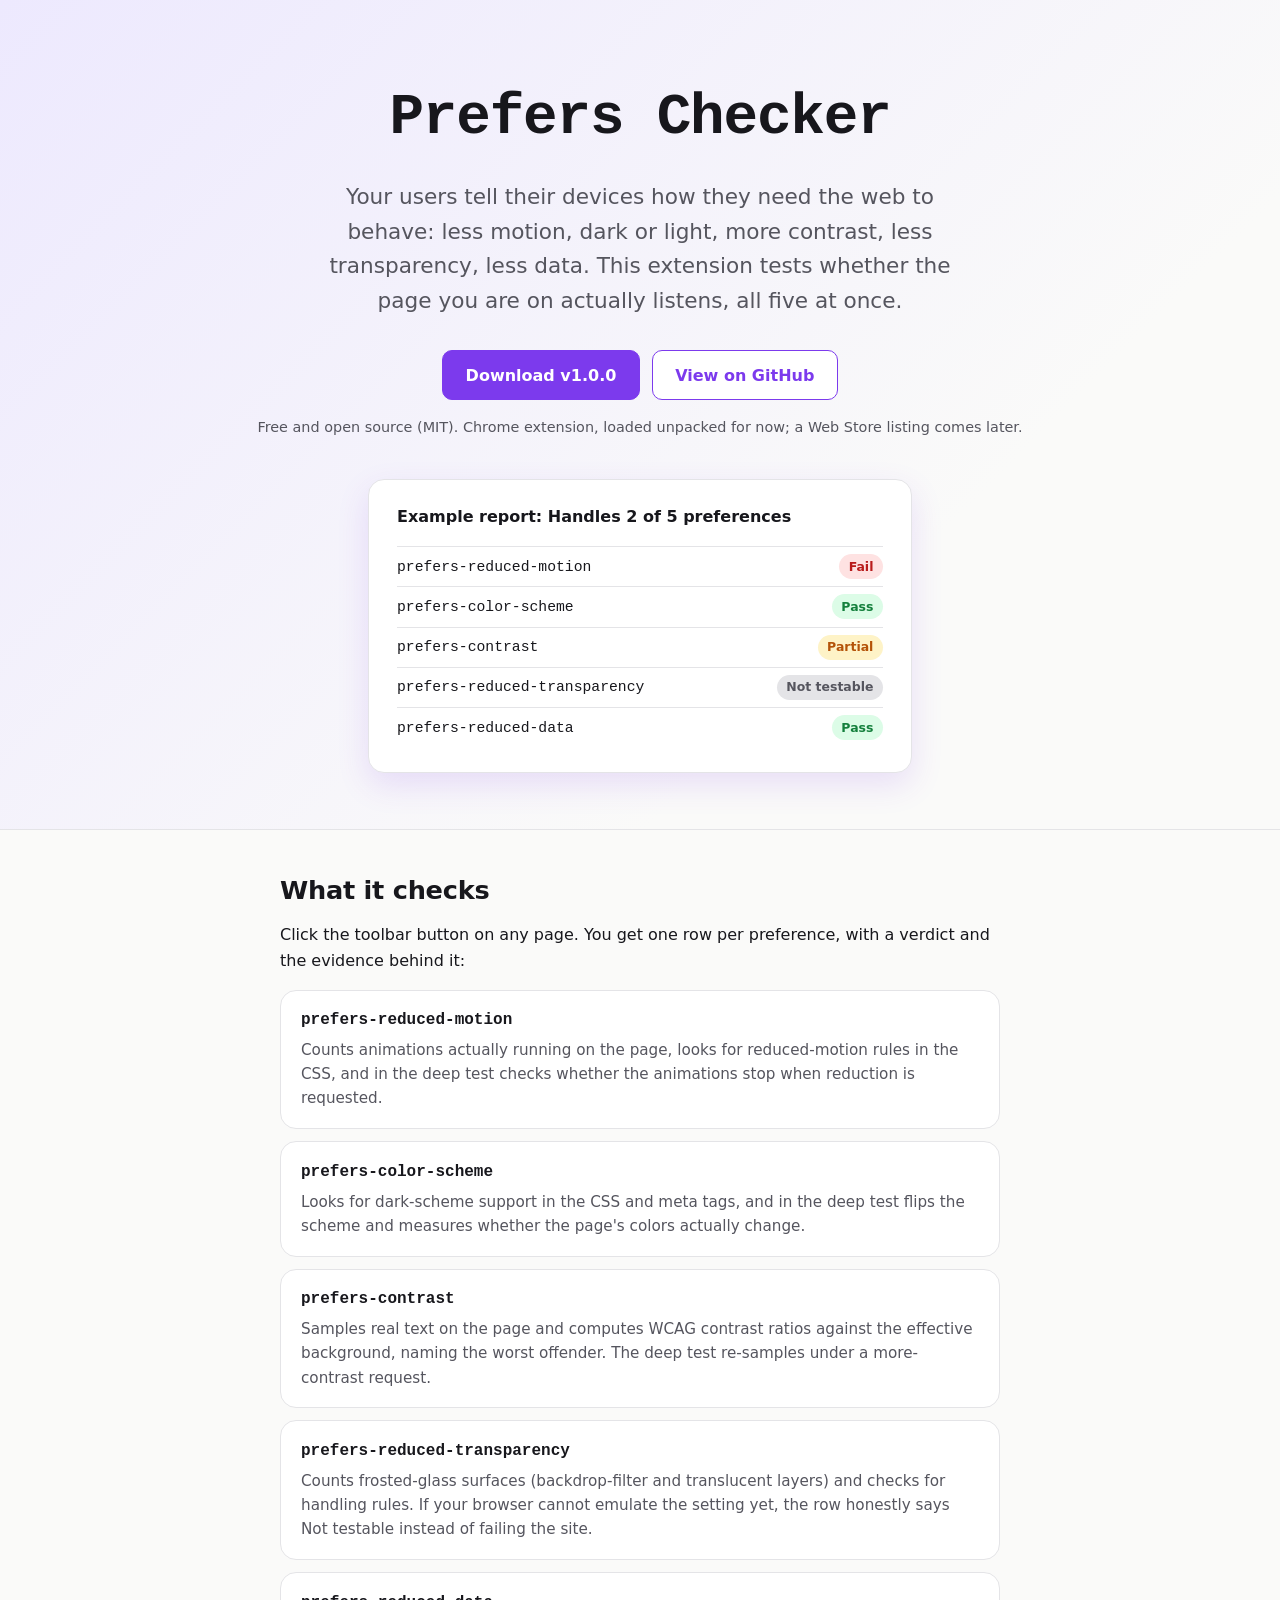
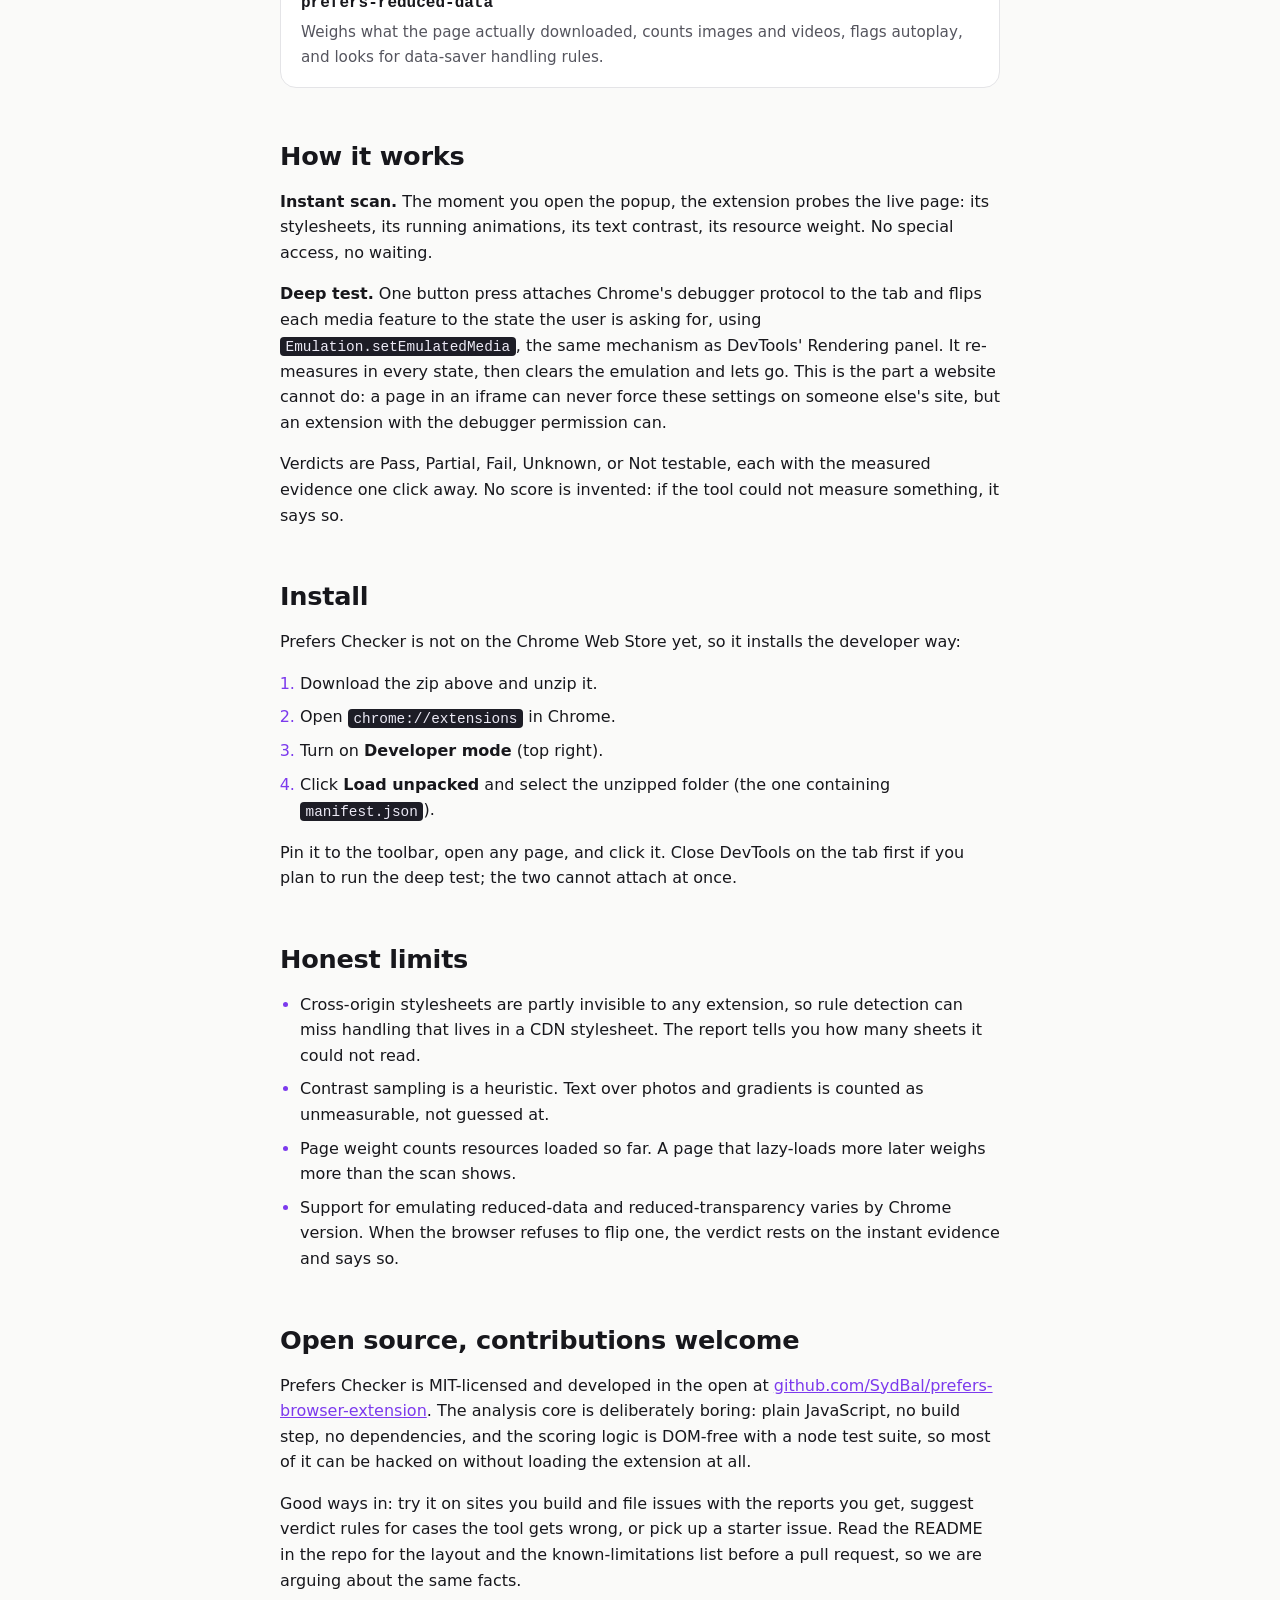
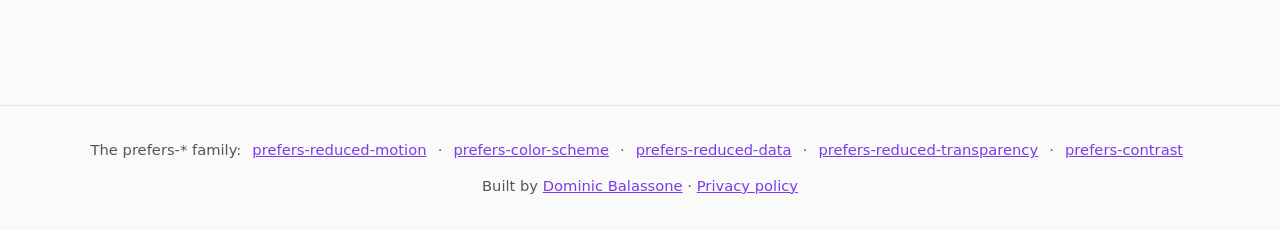
<file: docs/index.html>
<!DOCTYPE html>
<html lang="en">
<head>
<meta charset="UTF-8">
<meta name="viewport" content="width=device-width, initial-scale=1.0">
<title>Prefers Checker - Test any page against all five user-preference media queries</title>
<meta name="description" content="Prefers Checker is a free, open-source Chrome extension that tests the page you are on against prefers-reduced-motion, prefers-color-scheme, prefers-contrast, prefers-reduced-transparency, and prefers-reduced-data, all at once.">
<meta property="og:title" content="Prefers Checker">
<meta property="og:description" content="One click tests the current page against all five user-preference media queries. Free and open source.">
<meta property="og:type" content="website">
<meta property="og:url" content="https://dominic.balass.one/prefers-browser-extension/">
<meta property="og:image" content="https://dominic.balass.one/prefers-browser-extension/og-image.png">
<meta property="og:image:width" content="1200">
<meta property="og:image:height" content="630">
<meta name="twitter:card" content="summary_large_image">
<meta name="twitter:title" content="Prefers Checker">
<meta name="twitter:description" content="One click tests the current page against all five user-preference media queries. Free and open source.">
<meta name="twitter:image" content="https://dominic.balass.one/prefers-browser-extension/og-image.png">
<script async src="https://www.googletagmanager.com/gtag/js?id=G-C0DG17Z442"></script>
<script>
  window.dataLayer = window.dataLayer || [];
  function gtag(){dataLayer.push(arguments);}
  gtag('js', new Date());
  gtag('config', 'G-C0DG17Z442');
</script>
<style>
  :root {
    --bg: #fafaf9; --card: #ffffff; --ink: #17171c; --muted: #55555e;
    --purple: #7c3aed; --purple-deep: #5b21b6; --purple-soft: #ede9fe;
    --border: #e4e4e7; --code-bg: #1d1d26; --code-ink: #eceaf6;
    --good: #15803d; --good-bg: #dcfce7; --warn: #b45309; --warn-bg: #fef3c7;
    --bad: #b91c1c; --bad-bg: #fee2e2;
  }
  @media (prefers-color-scheme: dark) {
    :root {
      --bg: #101014; --card: #18181e; --ink: #f1f0f5; --muted: #b6b6c0;
      --purple-soft: #2e1a5e; --border: #2c2c34;
      --good: #4ade80; --good-bg: #14532d; --warn: #fbbf24; --warn-bg: #78350f;
      --bad: #f87171; --bad-bg: #7f1d1d;
    }
  }
  * { box-sizing: border-box; }
  body { margin: 0; font-family: system-ui, -apple-system, "Segoe UI", sans-serif; background: var(--bg); color: var(--ink); line-height: 1.6; }
  :focus-visible { outline: 3px solid var(--purple); outline-offset: 2px; }
  a { color: var(--purple); }
  .hero {
    background: linear-gradient(135deg, var(--purple-soft), var(--bg) 70%);
    border-bottom: 1px solid var(--border);
    padding: 4.5rem 1.25rem 3.5rem;
    text-align: center;
  }
  .hero h1 { font-size: clamp(2.1rem, 6vw, 3.6rem); margin: 0 0 1rem; letter-spacing: -0.02em; font-family: ui-monospace, SFMono-Regular, Menlo, monospace; }
  .hero .tagline { font-size: clamp(1.05rem, 2.5vw, 1.35rem); color: var(--muted); max-width: 42rem; margin: 0 auto 2rem; }
  .cta-row { display: flex; gap: 0.75rem; justify-content: center; flex-wrap: wrap; }
  .btn {
    display: inline-block; padding: 0.7rem 1.4rem; border-radius: 10px; font-weight: 600;
    text-decoration: none; border: 1px solid var(--purple);
  }
  .btn-primary { background: var(--purple); color: #fff; }
  .btn-ghost { background: var(--card); color: var(--purple); }
  .hero .version { color: var(--muted); font-size: 0.9rem; margin-top: 1rem; }
  .report-card {
    background: var(--card); border: 1px solid var(--border); border-radius: 16px;
    box-shadow: 0 12px 32px rgba(124, 58, 237, 0.14);
    max-width: 34rem; margin: 2.5rem auto 0; padding: 1.5rem 1.75rem; text-align: left;
  }
  .report-card .summary { font-weight: 700; margin: 0 0 1rem; }
  .report-row { display: flex; justify-content: space-between; align-items: baseline; gap: 1rem; padding: 0.45rem 0; border-top: 1px solid var(--border); }
  .report-row .fname { font-family: ui-monospace, SFMono-Regular, Menlo, monospace; font-size: 0.92rem; }
  .pill { font-size: 0.78rem; font-weight: 700; padding: 0.15rem 0.6rem; border-radius: 999px; white-space: nowrap; }
  .pill.pass { background: var(--good-bg); color: var(--good); }
  .pill.partial { background: var(--warn-bg); color: var(--warn); }
  .pill.fail { background: var(--bad-bg); color: var(--bad); }
  .pill.unknown { background: var(--border); color: var(--muted); }
  .wrap { max-width: 760px; margin: 0 auto; padding: 2.5rem 1.25rem 4rem; }
  section { margin-bottom: 3rem; }
  h2 { font-size: 1.6rem; margin: 0 0 0.75rem; letter-spacing: -0.01em; }
  p { margin: 0 0 1rem; }
  .muted { color: var(--muted); }
  code.inline { font-family: ui-monospace, SFMono-Regular, Menlo, monospace; background: var(--code-bg); color: var(--code-ink); padding: 0.1rem 0.35rem; border-radius: 4px; font-size: 0.9em; }
  ul, ol { padding-left: 1.25rem; margin: 0 0 1rem; }
  li { margin-bottom: 0.5rem; }
  li::marker { color: var(--purple); }
  .check { border: 1px solid var(--border); border-radius: 16px; background: var(--card); padding: 1.1rem 1.25rem; margin-bottom: 0.75rem; }
  .check .fname { font-family: ui-monospace, SFMono-Regular, Menlo, monospace; font-weight: 700; display: block; margin-bottom: 0.25rem; }
  .check p { margin: 0; font-size: 0.95rem; color: var(--muted); }
  footer { border-top: 1px solid var(--border); padding: 2rem 1.25rem; text-align: center; color: var(--muted); font-size: 0.92rem; }
  footer .family { margin-bottom: 0.75rem; }
  footer .family a { margin: 0 0.4rem; }
</style>
</head>
<body>

<header class="hero">
  <h1>Prefers Checker</h1>
  <p class="tagline">Your users tell their devices how they need the web to behave: less motion, dark or light, more contrast, less transparency, less data. This extension tests whether the page you are on actually listens, all five at once.</p>
  <div class="cta-row">
    <a class="btn btn-primary" href="https://github.com/SydBal/prefers-browser-extension/archive/refs/tags/v1.0.0.zip">Download v1.0.0</a>
    <a class="btn btn-ghost" href="https://github.com/SydBal/prefers-browser-extension">View on GitHub</a>
  </div>
  <p class="version">Free and open source (MIT). Chrome extension, loaded unpacked for now; a Web Store listing comes later.</p>

  <div class="report-card" aria-label="Example report">
    <p class="summary">Example report: Handles 2 of 5 preferences</p>
    <div class="report-row"><span class="fname">prefers-reduced-motion</span><span class="pill fail">Fail</span></div>
    <div class="report-row"><span class="fname">prefers-color-scheme</span><span class="pill pass">Pass</span></div>
    <div class="report-row"><span class="fname">prefers-contrast</span><span class="pill partial">Partial</span></div>
    <div class="report-row"><span class="fname">prefers-reduced-transparency</span><span class="pill unknown">Not testable</span></div>
    <div class="report-row"><span class="fname">prefers-reduced-data</span><span class="pill pass">Pass</span></div>
  </div>
</header>

<main class="wrap">

  <section aria-labelledby="what">
    <h2 id="what">What it checks</h2>
    <p>Click the toolbar button on any page. You get one row per preference, with a verdict and the evidence behind it:</p>
    <div class="check"><span class="fname">prefers-reduced-motion</span><p>Counts animations actually running on the page, looks for reduced-motion rules in the CSS, and in the deep test checks whether the animations stop when reduction is requested.</p></div>
    <div class="check"><span class="fname">prefers-color-scheme</span><p>Looks for dark-scheme support in the CSS and meta tags, and in the deep test flips the scheme and measures whether the page's colors actually change.</p></div>
    <div class="check"><span class="fname">prefers-contrast</span><p>Samples real text on the page and computes WCAG contrast ratios against the effective background, naming the worst offender. The deep test re-samples under a more-contrast request.</p></div>
    <div class="check"><span class="fname">prefers-reduced-transparency</span><p>Counts frosted-glass surfaces (backdrop-filter and translucent layers) and checks for handling rules. If your browser cannot emulate the setting yet, the row honestly says Not testable instead of failing the site.</p></div>
    <div class="check"><span class="fname">prefers-reduced-data</span><p>Weighs what the page actually downloaded, counts images and videos, flags autoplay, and looks for data-saver handling rules.</p></div>
  </section>

  <section aria-labelledby="how">
    <h2 id="how">How it works</h2>
    <p><strong>Instant scan.</strong> The moment you open the popup, the extension probes the live page: its stylesheets, its running animations, its text contrast, its resource weight. No special access, no waiting.</p>
    <p><strong>Deep test.</strong> One button press attaches Chrome's debugger protocol to the tab and flips each media feature to the state the user is asking for, using <code class="inline">Emulation.setEmulatedMedia</code>, the same mechanism as DevTools' Rendering panel. It re-measures in every state, then clears the emulation and lets go. This is the part a website cannot do: a page in an iframe can never force these settings on someone else's site, but an extension with the debugger permission can.</p>
    <p>Verdicts are Pass, Partial, Fail, Unknown, or Not testable, each with the measured evidence one click away. No score is invented: if the tool could not measure something, it says so.</p>
  </section>

  <section aria-labelledby="install">
    <h2 id="install">Install</h2>
    <p>Prefers Checker is not on the Chrome Web Store yet, so it installs the developer way:</p>
    <ol>
      <li>Download the zip above and unzip it.</li>
      <li>Open <code class="inline">chrome://extensions</code> in Chrome.</li>
      <li>Turn on <strong>Developer mode</strong> (top right).</li>
      <li>Click <strong>Load unpacked</strong> and select the unzipped folder (the one containing <code class="inline">manifest.json</code>).</li>
    </ol>
    <p>Pin it to the toolbar, open any page, and click it. Close DevTools on the tab first if you plan to run the deep test; the two cannot attach at once.</p>
  </section>

  <section aria-labelledby="limits">
    <h2 id="limits">Honest limits</h2>
    <ul>
      <li>Cross-origin stylesheets are partly invisible to any extension, so rule detection can miss handling that lives in a CDN stylesheet. The report tells you how many sheets it could not read.</li>
      <li>Contrast sampling is a heuristic. Text over photos and gradients is counted as unmeasurable, not guessed at.</li>
      <li>Page weight counts resources loaded so far. A page that lazy-loads more later weighs more than the scan shows.</li>
      <li>Support for emulating reduced-data and reduced-transparency varies by Chrome version. When the browser refuses to flip one, the verdict rests on the instant evidence and says so.</li>
    </ul>
  </section>

  <section aria-labelledby="contribute">
    <h2 id="contribute">Open source, contributions welcome</h2>
    <p>Prefers Checker is MIT-licensed and developed in the open at <a href="https://github.com/SydBal/prefers-browser-extension">github.com/SydBal/prefers-browser-extension</a>. The analysis core is deliberately boring: plain JavaScript, no build step, no dependencies, and the scoring logic is DOM-free with a node test suite, so most of it can be hacked on without loading the extension at all.</p>
    <p>Good ways in: try it on sites you build and file issues with the reports you get, suggest verdict rules for cases the tool gets wrong, or pick up a starter issue. Read the README in the repo for the layout and the known-limitations list before a pull request, so we are arguing about the same facts.</p>
  </section>

</main>

<footer>
  <div class="family">
    The prefers-* family:
    <a href="https://prefers-reduced-motion.com/">prefers-reduced-motion</a> ·
    <a href="https://prefers-color-scheme.com/">prefers-color-scheme</a> ·
    <a href="https://prefers-reduced-data.com/">prefers-reduced-data</a> ·
    <a href="https://prefers-reduced-transparency.com/">prefers-reduced-transparency</a> ·
    <a href="https://prefers-contrast.com/">prefers-contrast</a>
  </div>
  Built by <a href="https://dominic.balass.one/">Dominic Balassone</a> &middot; <a href="privacy.html">Privacy policy</a>
</footer>

</body>
</html>
</file>
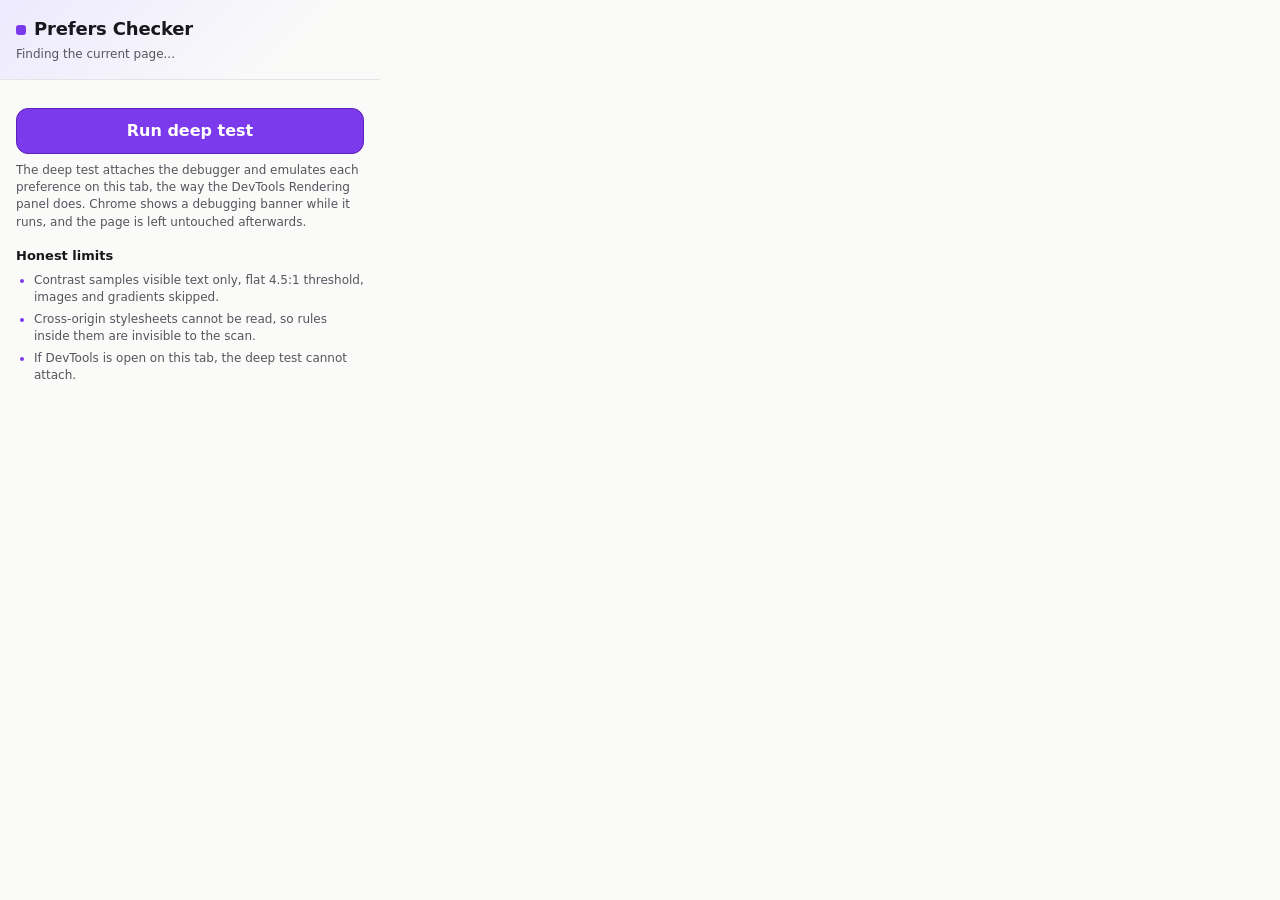
<file: popup.html>
<!DOCTYPE html>
<html lang="en">
<head>
<meta charset="utf-8">
<title>Prefers Checker</title>
<link rel="stylesheet" href="popup.css">
</head>
<body>
  <header class="header">
    <h1><span class="dot"></span>Prefers Checker</h1>
    <p id="page-url" class="page-url">Finding the current page...</p>
    <p id="overall" class="overall"></p>
  </header>

  <main>
    <div id="error" class="error" hidden></div>
    <div id="rows" class="rows"></div>

    <section class="deep">
      <button id="deep-button" type="button">Run deep test</button>
      <p id="deep-status" class="deep-status">
        The deep test attaches the debugger and emulates each preference on
        this tab, the way the DevTools Rendering panel does. Chrome shows a
        debugging banner while it runs, and the page is left untouched
        afterwards.
      </p>
    </section>

    <section class="notes">
      <h2>Honest limits</h2>
      <ul id="notes-list">
        <li>Contrast samples visible text only, flat 4.5:1 threshold, images and gradients skipped.</li>
        <li>Cross-origin stylesheets cannot be read, so rules inside them are invisible to the scan.</li>
        <li>If DevTools is open on this tab, the deep test cannot attach.</li>
      </ul>
    </section>
  </main>

  <script src="core.js"></script>
  <script src="analyzer.js"></script>
  <script src="popup.js"></script>
</body>
</html>
</file>
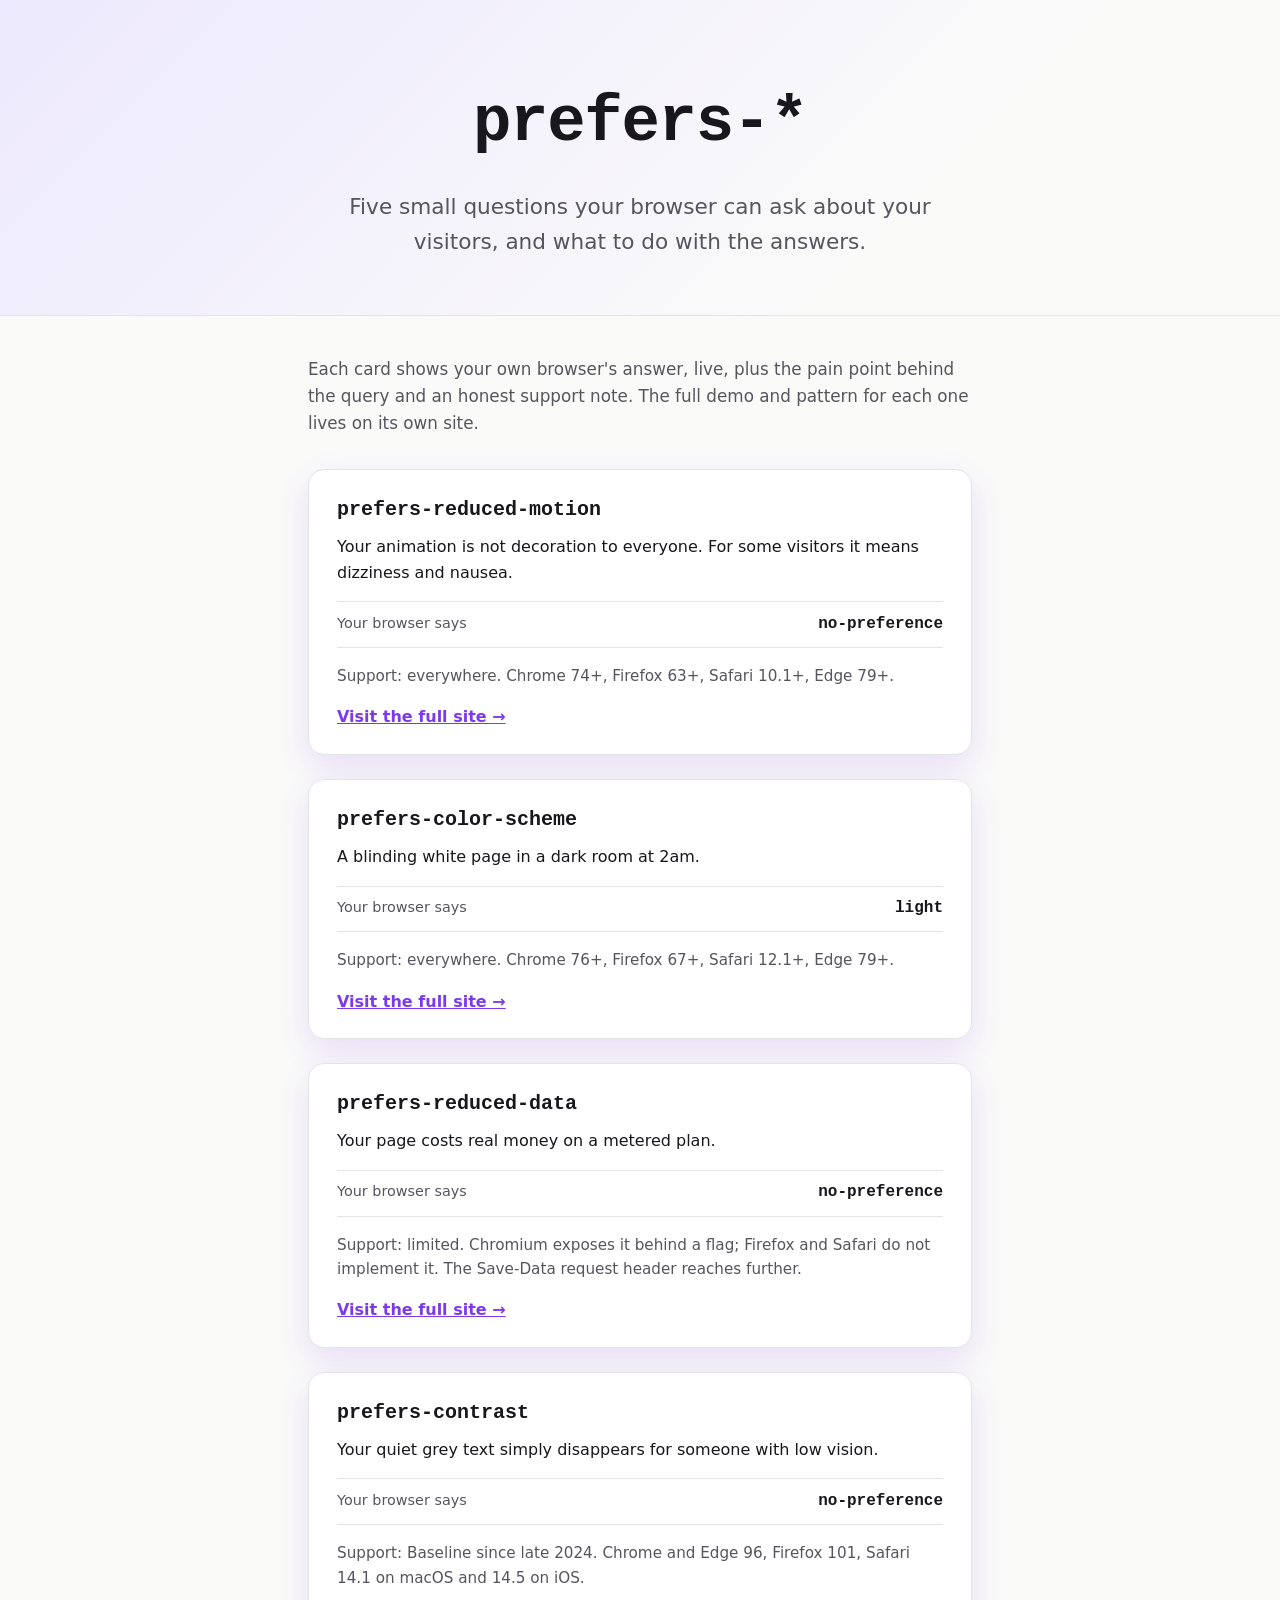
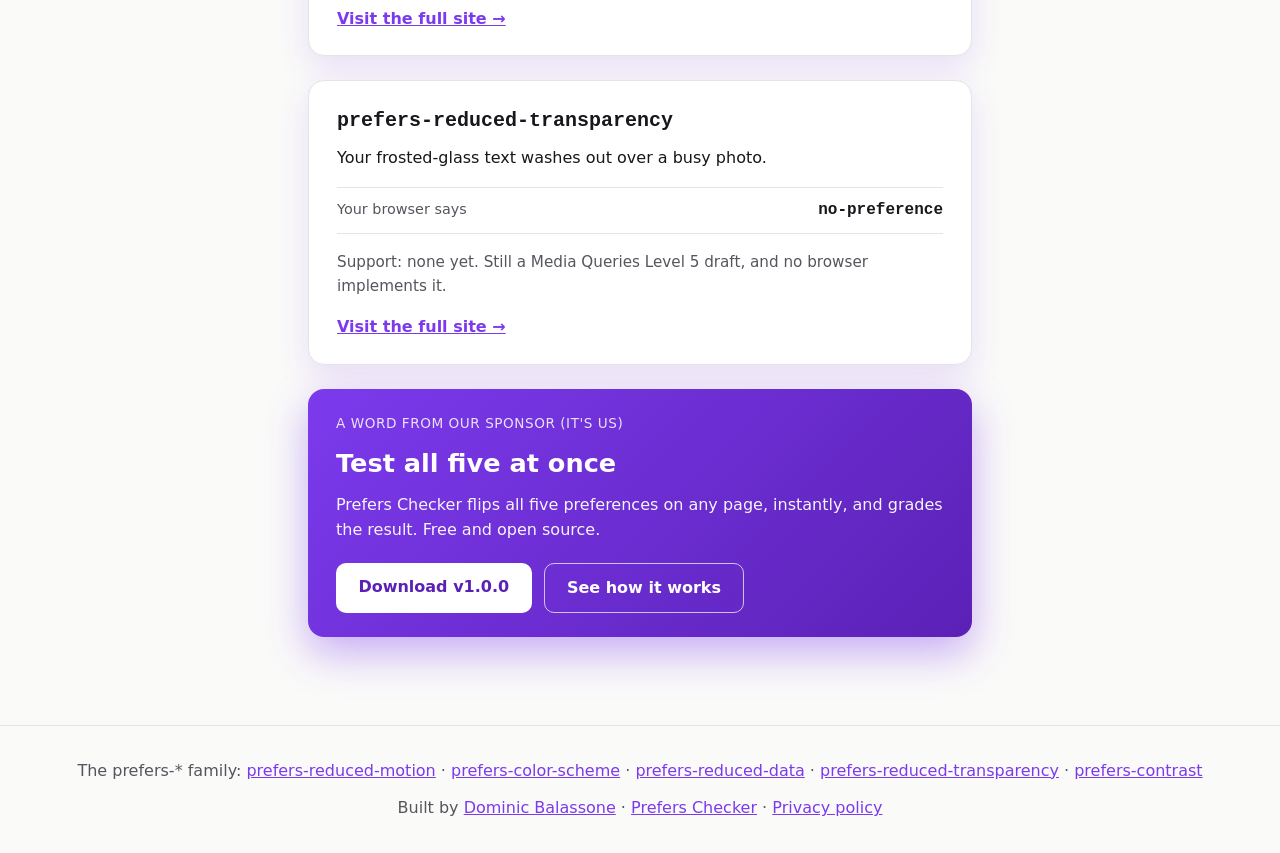
<file: docs/overview.html>
<!DOCTYPE html>
<html lang="en">
<head>
<meta charset="UTF-8">
<meta name="viewport" content="width=device-width, initial-scale=1.0">
<title>prefers-*: five user preferences, one page</title>
<meta name="description" content="One page for all five prefers-* media queries: a live readout from your own browser, the pain point behind each one, honest support notes, and links to each full site.">
<meta property="og:title" content="prefers-*: five user preferences, one page">
<meta property="og:description" content="Five small questions your browser can ask about your visitors, with live readouts, honest support notes, and links to each full site.">
<meta property="og:type" content="website">
<meta property="og:url" content="https://dominic.balass.one/prefers-browser-extension/overview.html">
<meta property="og:image" content="https://dominic.balass.one/prefers-browser-extension/overview-og.png">
<meta property="og:image:width" content="1200">
<meta property="og:image:height" content="630">
<meta name="twitter:card" content="summary_large_image">
<meta name="twitter:title" content="prefers-*: five user preferences, one page">
<meta name="twitter:description" content="Five small questions your browser can ask about your visitors, with live readouts, honest support notes, and links to each full site.">
<meta name="twitter:image" content="https://dominic.balass.one/prefers-browser-extension/overview-og.png">
<script async src="https://www.googletagmanager.com/gtag/js?id=G-C0DG17Z442"></script>
<script>
  window.dataLayer = window.dataLayer || [];
  function gtag(){dataLayer.push(arguments);}
  gtag('js', new Date());
  gtag('config', 'G-C0DG17Z442');
</script>
<style>
  :root {
    --bg: #fafaf9; --card: #ffffff; --ink: #17171c; --muted: #55555e;
    --purple: #7c3aed; --purple-deep: #5b21b6; --purple-soft: #ede9fe;
    --border: #e4e4e7;
  }
  @media (prefers-color-scheme: dark) {
    :root {
      --bg: #101014; --card: #18181e; --ink: #f1f0f5; --muted: #b6b6c0;
      --purple-soft: #2e1a5e; --border: #2c2c34;
    }
  }
  * { box-sizing: border-box; }
  body { margin: 0; font-family: system-ui, -apple-system, "Segoe UI", sans-serif; background: var(--bg); color: var(--ink); line-height: 1.6; }
  :focus-visible { outline: 3px solid var(--purple); outline-offset: 2px; }
  a { color: var(--purple); }
  .hero {
    background: linear-gradient(135deg, var(--purple-soft), var(--bg) 70%);
    border-bottom: 1px solid var(--border);
    padding: 4.5rem 1.25rem 3.5rem;
    text-align: center;
  }
  .hero h1 { font-size: clamp(2.4rem, 8vw, 4rem); margin: 0 0 1rem; letter-spacing: -0.02em; font-family: ui-monospace, SFMono-Regular, Menlo, monospace; }
  .hero .tagline { font-size: clamp(1.05rem, 2.5vw, 1.35rem); color: var(--muted); max-width: 42rem; margin: 0 auto; }
  main { max-width: 44rem; margin: 0 auto; padding: 2.5rem 1.25rem 4rem; }
  .intro { color: var(--muted); font-size: 1.05rem; margin: 0 0 2rem; }
  .card {
    background: var(--card); border: 1px solid var(--border); border-radius: 16px;
    box-shadow: 0 12px 32px rgba(124, 58, 237, 0.14);
    padding: 1.5rem 1.75rem; margin: 0 0 1.5rem;
  }
  .card h2 { font-family: ui-monospace, SFMono-Regular, Menlo, monospace; font-size: 1.25rem; margin: 0 0 0.5rem; }
  .card .pain { margin: 0 0 1rem; }
  .readout {
    display: flex; justify-content: space-between; align-items: baseline; gap: 1rem;
    border-top: 1px solid var(--border); border-bottom: 1px solid var(--border);
    padding: 0.6rem 0; margin: 0 0 1rem;
  }
  .readout .label { color: var(--muted); font-size: 0.9rem; }
  .readout .value { font-family: ui-monospace, SFMono-Regular, Menlo, monospace; font-weight: 700; }
  .card .support { color: var(--muted); font-size: 0.95rem; margin: 0 0 1rem; }
  .card .visit { font-weight: 600; }
  .ad {
    background: linear-gradient(135deg, var(--purple), var(--purple-deep));
    color: #fff; border: none;
    box-shadow: 0 16px 40px rgba(124, 58, 237, 0.4);
  }
  .ad .eyebrow { font-size: 0.85rem; letter-spacing: 0.04em; text-transform: uppercase; opacity: 0.85; margin: 0 0 0.5rem; }
  .ad h2 { font-family: system-ui, -apple-system, "Segoe UI", sans-serif; font-size: 1.6rem; margin: 0 0 0.5rem; }
  .ad p { margin: 0 0 1.25rem; opacity: 0.95; }
  .ad .cta-row { display: flex; gap: 0.75rem; flex-wrap: wrap; }
  .ad .btn {
    display: inline-block; padding: 0.7rem 1.4rem; border-radius: 10px; font-weight: 600;
    text-decoration: none;
  }
  .ad .btn-download { background: #fff; color: var(--purple-deep); }
  .ad .btn-ghost { background: transparent; color: #fff; border: 1px solid rgba(255, 255, 255, 0.7); }
  footer { border-top: 1px solid var(--border); padding: 2rem 1.25rem; text-align: center; color: var(--muted); }
  footer .family { margin-bottom: 0.75rem; }
</style>
</head>
<body>
<header class="hero">
  <h1>prefers-*</h1>
  <p class="tagline">Five small questions your browser can ask about your visitors, and what to do with the answers.</p>
</header>
<main>
  <p class="intro">Each card shows your own browser's answer, live, plus the pain point behind the query and an honest support note. The full demo and pattern for each one lives on its own site.</p>

  <section class="card">
    <h2>prefers-reduced-motion</h2>
    <p class="pain">Your animation is not decoration to everyone. For some visitors it means dizziness and nausea.</p>
    <div class="readout"><span class="label">Your browser says</span><span class="value" id="readout-motion">…</span></div>
    <p class="support">Support: everywhere. Chrome 74+, Firefox 63+, Safari 10.1+, Edge 79+.</p>
    <a class="visit" href="https://prefers-reduced-motion.com/">Visit the full site →</a>
  </section>

  <section class="card">
    <h2>prefers-color-scheme</h2>
    <p class="pain">A blinding white page in a dark room at 2am.</p>
    <div class="readout"><span class="label">Your browser says</span><span class="value" id="readout-scheme">…</span></div>
    <p class="support">Support: everywhere. Chrome 76+, Firefox 67+, Safari 12.1+, Edge 79+.</p>
    <a class="visit" href="https://prefers-color-scheme.com/">Visit the full site →</a>
  </section>

  <section class="card">
    <h2>prefers-reduced-data</h2>
    <p class="pain">Your page costs real money on a metered plan.</p>
    <div class="readout"><span class="label">Your browser says</span><span class="value" id="readout-data">…</span></div>
    <p class="support">Support: limited. Chromium exposes it behind a flag; Firefox and Safari do not implement it. The Save-Data request header reaches further.</p>
    <a class="visit" href="https://prefers-reduced-data.com/">Visit the full site →</a>
  </section>

  <section class="card">
    <h2>prefers-contrast</h2>
    <p class="pain">Your quiet grey text simply disappears for someone with low vision.</p>
    <div class="readout"><span class="label">Your browser says</span><span class="value" id="readout-contrast">…</span></div>
    <p class="support">Support: Baseline since late 2024. Chrome and Edge 96, Firefox 101, Safari 14.1 on macOS and 14.5 on iOS.</p>
    <a class="visit" href="https://prefers-contrast.com/">Visit the full site →</a>
  </section>

  <section class="card">
    <h2>prefers-reduced-transparency</h2>
    <p class="pain">Your frosted-glass text washes out over a busy photo.</p>
    <div class="readout"><span class="label">Your browser says</span><span class="value" id="readout-transparency">…</span></div>
    <p class="support">Support: none yet. Still a Media Queries Level 5 draft, and no browser implements it.</p>
    <a class="visit" href="https://prefers-reduced-transparency.com/">Visit the full site →</a>
  </section>

  <section class="card ad">
    <p class="eyebrow">A word from our sponsor (it's us)</p>
    <h2>Test all five at once</h2>
    <p>Prefers Checker flips all five preferences on any page, instantly, and grades the result. Free and open source.</p>
    <div class="cta-row">
      <a class="btn btn-download" href="https://github.com/SydBal/prefers-browser-extension/archive/refs/tags/v1.0.0.zip">Download v1.0.0</a>
      <a class="btn btn-ghost" href="./">See how it works</a>
    </div>
  </section>
</main>
<footer>
  <div class="family">
    The prefers-* family:
    <a href="https://prefers-reduced-motion.com/">prefers-reduced-motion</a> ·
    <a href="https://prefers-color-scheme.com/">prefers-color-scheme</a> ·
    <a href="https://prefers-reduced-data.com/">prefers-reduced-data</a> ·
    <a href="https://prefers-reduced-transparency.com/">prefers-reduced-transparency</a> ·
    <a href="https://prefers-contrast.com/">prefers-contrast</a>
  </div>
  Built by <a href="https://dominic.balass.one/">Dominic Balassone</a> · <a href="./">Prefers Checker</a> · <a href="privacy.html">Privacy policy</a>
</footer>
<script>
  function bind(query, elId, render) {
    var mql = window.matchMedia(query);
    var el = document.getElementById(elId);
    function update() { el.textContent = render(mql.matches); }
    mql.addEventListener('change', update);
    update();
  }
  bind('(prefers-reduced-motion: reduce)', 'readout-motion', function (m) { return m ? 'reduce' : 'no-preference'; });
  bind('(prefers-color-scheme: dark)', 'readout-scheme', function (m) { return m ? 'dark' : 'light'; });
  bind('(prefers-reduced-data: reduce)', 'readout-data', function (m) { return m ? 'reduce' : 'no-preference'; });
  bind('(prefers-reduced-transparency: reduce)', 'readout-transparency', function (m) { return m ? 'reduce' : 'no-preference'; });
  (function () {
    var el = document.getElementById('readout-contrast');
    var queries = {
      'more': window.matchMedia('(prefers-contrast: more)'),
      'less': window.matchMedia('(prefers-contrast: less)'),
      'custom': window.matchMedia('(prefers-contrast: custom)')
    };
    function update() {
      el.textContent = queries.more.matches ? 'more' : queries.less.matches ? 'less' : queries.custom.matches ? 'custom' : 'no-preference';
    }
    Object.keys(queries).forEach(function (k) { queries[k].addEventListener('change', update); });
    update();
  })();
</script>
</body>
</html>
</file>
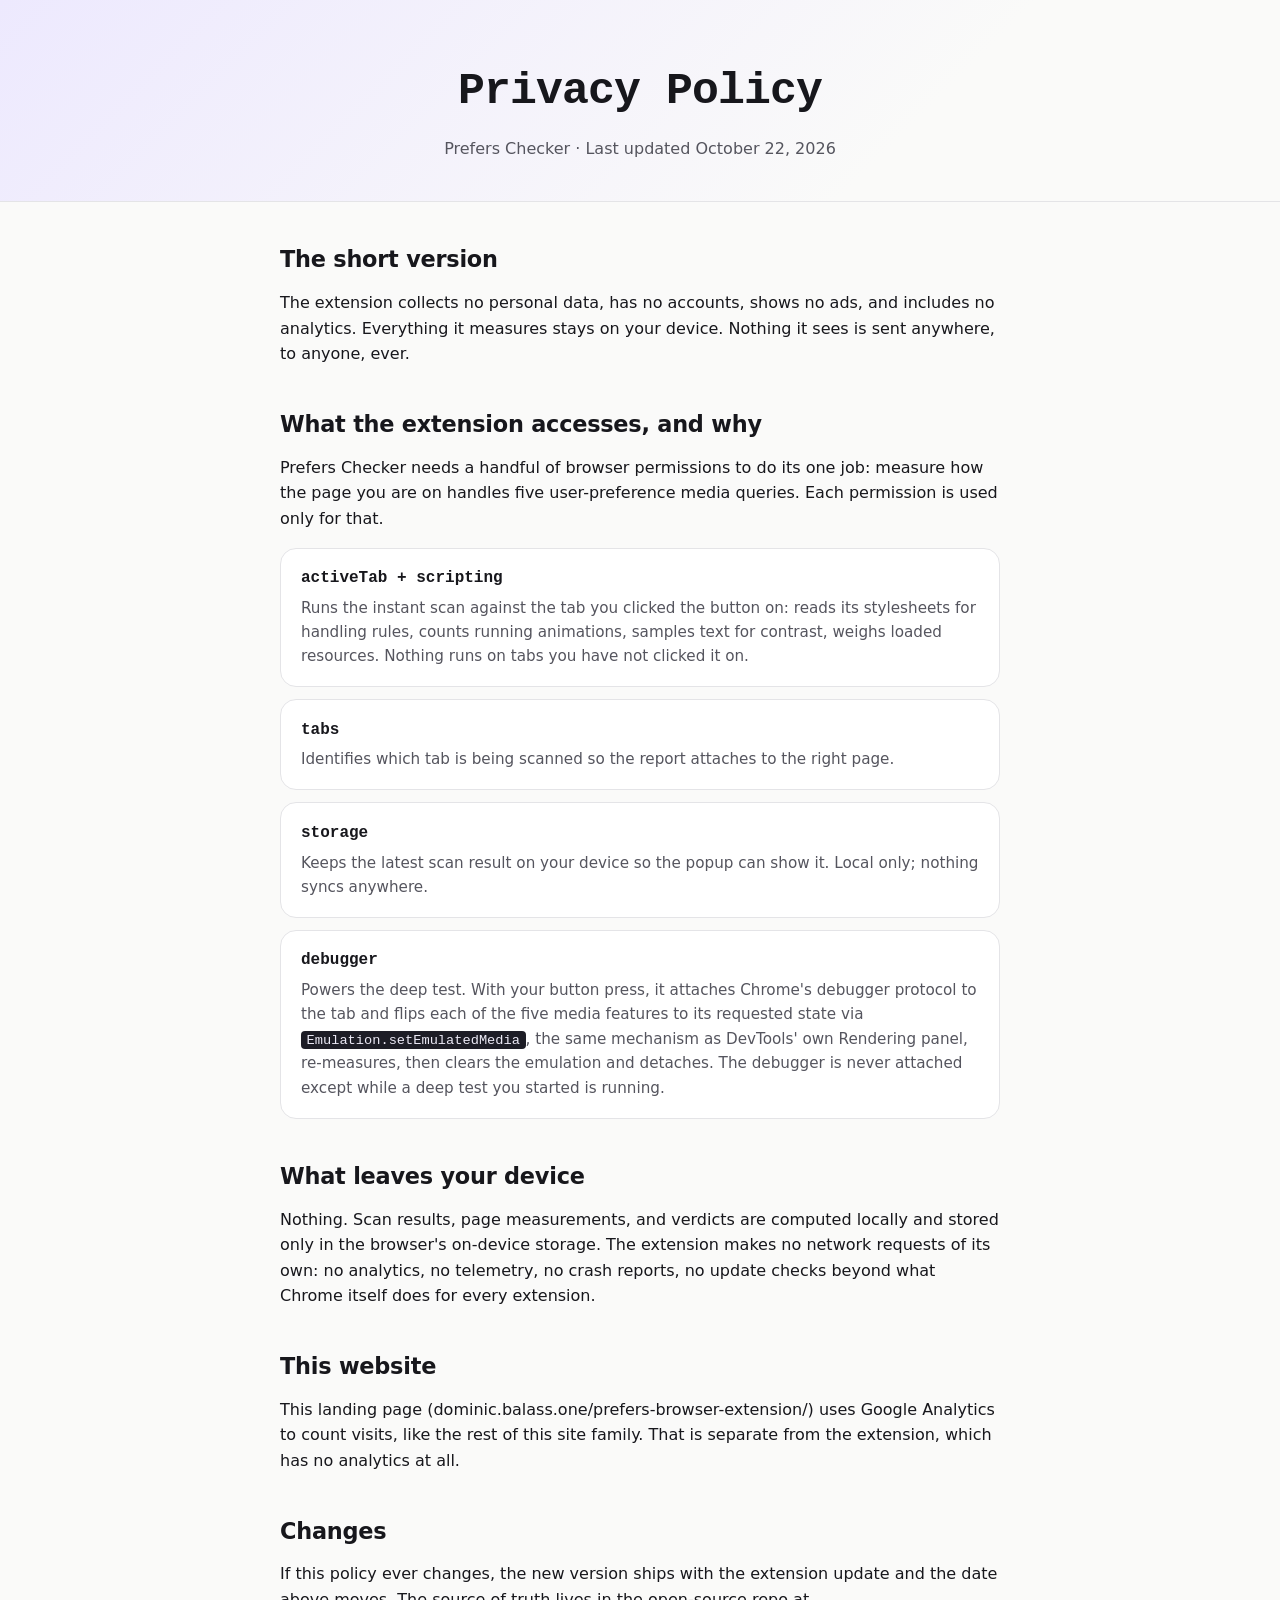
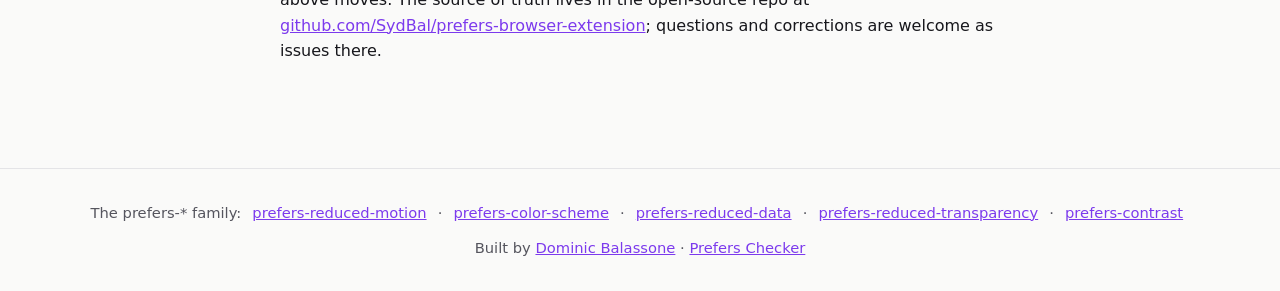
<file: docs/privacy.html>
<!DOCTYPE html>
<html lang="en">
<head>
<meta charset="UTF-8">
<meta name="viewport" content="width=device-width, initial-scale=1.0">
<title>Privacy Policy - Prefers Checker</title>
<meta name="description" content="Privacy policy for the Prefers Checker Chrome extension: what it accesses, why, and what leaves your device (nothing).">
<meta property="og:title" content="Prefers Checker - Privacy Policy">
<meta property="og:description" content="What Prefers Checker accesses, why, and what leaves your device (nothing).">
<meta property="og:type" content="website">
<meta property="og:url" content="https://dominic.balass.one/prefers-browser-extension/privacy.html">
<script async src="https://www.googletagmanager.com/gtag/js?id=G-C0DG17Z442"></script>
<script>
  window.dataLayer = window.dataLayer || [];
  function gtag(){dataLayer.push(arguments);}
  gtag('js', new Date());
  gtag('config', 'G-C0DG17Z442');
</script>
<style>
  :root {
    --bg: #fafaf9; --card: #ffffff; --ink: #17171c; --muted: #55555e;
    --purple: #7c3aed; --purple-deep: #5b21b6; --purple-soft: #ede9fe;
    --border: #e4e4e7; --code-bg: #1d1d26; --code-ink: #eceaf6;
  }
  @media (prefers-color-scheme: dark) {
    :root {
      --bg: #101014; --card: #18181e; --ink: #f1f0f5; --muted: #b6b6c0;
      --purple-soft: #2e1a5e; --border: #2c2c34;
    }
  }
  * { box-sizing: border-box; }
  body { margin: 0; font-family: system-ui, -apple-system, "Segoe UI", sans-serif; background: var(--bg); color: var(--ink); line-height: 1.6; }
  :focus-visible { outline: 3px solid var(--purple); outline-offset: 2px; }
  a { color: var(--purple); }
  .hero {
    background: linear-gradient(135deg, var(--purple-soft), var(--bg) 70%);
    border-bottom: 1px solid var(--border);
    padding: 3.5rem 1.25rem 2.5rem;
    text-align: center;
  }
  .hero h1 { font-size: clamp(1.8rem, 5vw, 2.8rem); margin: 0 0 0.5rem; letter-spacing: -0.02em; font-family: ui-monospace, SFMono-Regular, Menlo, monospace; }
  .hero p { color: var(--muted); margin: 0; }
  .wrap { max-width: 760px; margin: 0 auto; padding: 2.5rem 1.25rem 4rem; }
  section { margin-bottom: 2.5rem; }
  h2 { font-size: 1.4rem; margin: 0 0 0.75rem; letter-spacing: -0.01em; }
  p { margin: 0 0 1rem; }
  .muted { color: var(--muted); }
  code.inline { font-family: ui-monospace, SFMono-Regular, Menlo, monospace; background: var(--code-bg); color: var(--code-ink); padding: 0.1rem 0.35rem; border-radius: 4px; font-size: 0.9em; }
  ul { padding-left: 1.25rem; margin: 0 0 1rem; }
  li { margin-bottom: 0.5rem; }
  li::marker { color: var(--purple); }
  .perm { border: 1px solid var(--border); border-radius: 16px; background: var(--card); padding: 1.1rem 1.25rem; margin-bottom: 0.75rem; }
  .perm .pname { font-family: ui-monospace, SFMono-Regular, Menlo, monospace; font-weight: 700; display: block; margin-bottom: 0.25rem; }
  .perm p { margin: 0; font-size: 0.95rem; color: var(--muted); }
  footer { border-top: 1px solid var(--border); padding: 2rem 1.25rem; text-align: center; color: var(--muted); font-size: 0.92rem; }
  footer .family { margin-bottom: 0.75rem; }
  footer .family a { margin: 0 0.4rem; }
</style>
</head>
<body>

<header class="hero">
  <h1>Privacy Policy</h1>
  <p>Prefers Checker &middot; Last updated October 22, 2026</p>
</header>

<main class="wrap">

  <section>
    <h2>The short version</h2>
    <p>The extension collects no personal data, has no accounts, shows no ads, and includes no analytics. Everything it measures stays on your device. Nothing it sees is sent anywhere, to anyone, ever.</p>
  </section>

  <section>
    <h2>What the extension accesses, and why</h2>
    <p>Prefers Checker needs a handful of browser permissions to do its one job: measure how the page you are on handles five user-preference media queries. Each permission is used only for that.</p>
    <div class="perm"><span class="pname">activeTab + scripting</span><p>Runs the instant scan against the tab you clicked the button on: reads its stylesheets for handling rules, counts running animations, samples text for contrast, weighs loaded resources. Nothing runs on tabs you have not clicked it on.</p></div>
    <div class="perm"><span class="pname">tabs</span><p>Identifies which tab is being scanned so the report attaches to the right page.</p></div>
    <div class="perm"><span class="pname">storage</span><p>Keeps the latest scan result on your device so the popup can show it. Local only; nothing syncs anywhere.</p></div>
    <div class="perm"><span class="pname">debugger</span><p>Powers the deep test. With your button press, it attaches Chrome's debugger protocol to the tab and flips each of the five media features to its requested state via <code class="inline">Emulation.setEmulatedMedia</code>, the same mechanism as DevTools' own Rendering panel, re-measures, then clears the emulation and detaches. The debugger is never attached except while a deep test you started is running.</p></div>
  </section>

  <section>
    <h2>What leaves your device</h2>
    <p>Nothing. Scan results, page measurements, and verdicts are computed locally and stored only in the browser's on-device storage. The extension makes no network requests of its own: no analytics, no telemetry, no crash reports, no update checks beyond what Chrome itself does for every extension.</p>
  </section>

  <section>
    <h2>This website</h2>
    <p>This landing page (dominic.balass.one/prefers-browser-extension/) uses Google Analytics to count visits, like the rest of this site family. That is separate from the extension, which has no analytics at all.</p>
  </section>

  <section>
    <h2>Changes</h2>
    <p>If this policy ever changes, the new version ships with the extension update and the date above moves. The source of truth lives in the open-source repo at <a href="https://github.com/SydBal/prefers-browser-extension">github.com/SydBal/prefers-browser-extension</a>; questions and corrections are welcome as issues there.</p>
  </section>

</main>

<footer>
  <div class="family">
    The prefers-* family:
    <a href="https://prefers-reduced-motion.com/">prefers-reduced-motion</a> &middot;
    <a href="https://prefers-color-scheme.com/">prefers-color-scheme</a> &middot;
    <a href="https://prefers-reduced-data.com/">prefers-reduced-data</a> &middot;
    <a href="https://prefers-reduced-transparency.com/">prefers-reduced-transparency</a> &middot;
    <a href="https://prefers-contrast.com/">prefers-contrast</a>
  </div>
  Built by <a href="https://dominic.balass.one/">Dominic Balassone</a> &middot; <a href="index.html">Prefers Checker</a>
</footer>

</body>
</html>
</file>
<file: popup.css>
:root {
  --bg: #fafaf9;
  --card: #ffffff;
  --ink: #17171c;
  --muted: #55555e;
  --purple: #7c3aed;
  --purple-deep: #5b21b6;
  --purple-soft: #ede9fe;
  --border: #e4e4e7;
  --pass: #15803d;
  --pass-bg: #dcfce7;
  --partial: #b45309;
  --partial-bg: #fef3c7;
  --fail: #b91c1c;
  --fail-bg: #fee2e2;
  --unknown: #52525b;
  --unknown-bg: #e4e4e7;
  --nottestable: #1d4ed8;
  --nottestable-bg: #dbeafe;
}

* { box-sizing: border-box; }

body {
  margin: 0;
  width: 380px;
  font-family: system-ui, -apple-system, "Segoe UI", sans-serif;
  background: var(--bg);
  color: var(--ink);
  line-height: 1.45;
}

.header {
  padding: 16px 16px 10px;
  background: linear-gradient(135deg, var(--purple-soft), var(--bg) 75%);
  border-bottom: 1px solid var(--border);
}

.header h1 {
  margin: 0 0 4px;
  font-size: 18px;
  letter-spacing: -0.01em;
}

.header .dot {
  display: inline-block;
  width: 10px;
  height: 10px;
  margin-right: 8px;
  border-radius: 3px;
  background: var(--purple);
}

.page-url {
  margin: 0 0 6px;
  color: var(--muted);
  font-size: 12px;
  white-space: nowrap;
  overflow: hidden;
  text-overflow: ellipsis;
}

.overall {
  margin: 0;
  font-size: 14px;
  font-weight: 600;
}

main { padding: 12px 16px 16px; }

.error {
  background: var(--fail-bg);
  color: var(--fail);
  border-radius: 12px;
  padding: 10px 12px;
  font-size: 13px;
  margin-bottom: 12px;
}

.rows { display: flex; flex-direction: column; gap: 10px; }

.row {
  background: var(--card);
  border: 1px solid var(--border);
  border-radius: 16px;
  padding: 12px 14px;
}

.row-top {
  display: flex;
  align-items: center;
  justify-content: space-between;
  gap: 8px;
  margin-bottom: 4px;
}

.row-name {
  font-family: ui-monospace, SFMono-Regular, Menlo, monospace;
  font-size: 13px;
  font-weight: 600;
}

.pill {
  flex: none;
  font-size: 11px;
  font-weight: 700;
  letter-spacing: 0.04em;
  text-transform: uppercase;
  padding: 3px 9px;
  border-radius: 999px;
}

.pill-pass { background: var(--pass-bg); color: var(--pass); }
.pill-partial { background: var(--partial-bg); color: var(--partial); }
.pill-fail { background: var(--fail-bg); color: var(--fail); }
.pill-unknown { background: var(--unknown-bg); color: var(--unknown); }
.pill-nottestable { background: var(--nottestable-bg); color: var(--nottestable); }

.row-evidence { margin: 0; font-size: 13px; }

.row details { margin-top: 6px; }
.row summary {
  font-size: 12px;
  color: var(--purple-deep);
  cursor: pointer;
}
.row details ul {
  margin: 6px 0 0;
  padding-left: 18px;
  font-size: 12px;
  color: var(--muted);
}
.row details li { margin-bottom: 3px; }

.deep { margin-top: 16px; }

#deep-button {
  width: 100%;
  font: inherit;
  font-weight: 600;
  color: #fff;
  background: var(--purple);
  border: 1px solid var(--purple-deep);
  border-radius: 12px;
  padding: 10px 14px;
  cursor: pointer;
}

#deep-button:hover { background: var(--purple-deep); }
#deep-button:disabled { opacity: 0.55; cursor: default; }

.deep-status {
  margin: 8px 0 0;
  font-size: 12px;
  color: var(--muted);
}

.notes { margin-top: 16px; }
.notes h2 { font-size: 13px; margin: 0 0 6px; }
.notes ul {
  margin: 0;
  padding-left: 18px;
  font-size: 12px;
  color: var(--muted);
}
.notes li { margin-bottom: 4px; }
.notes li::marker { color: var(--purple); }
</file>
